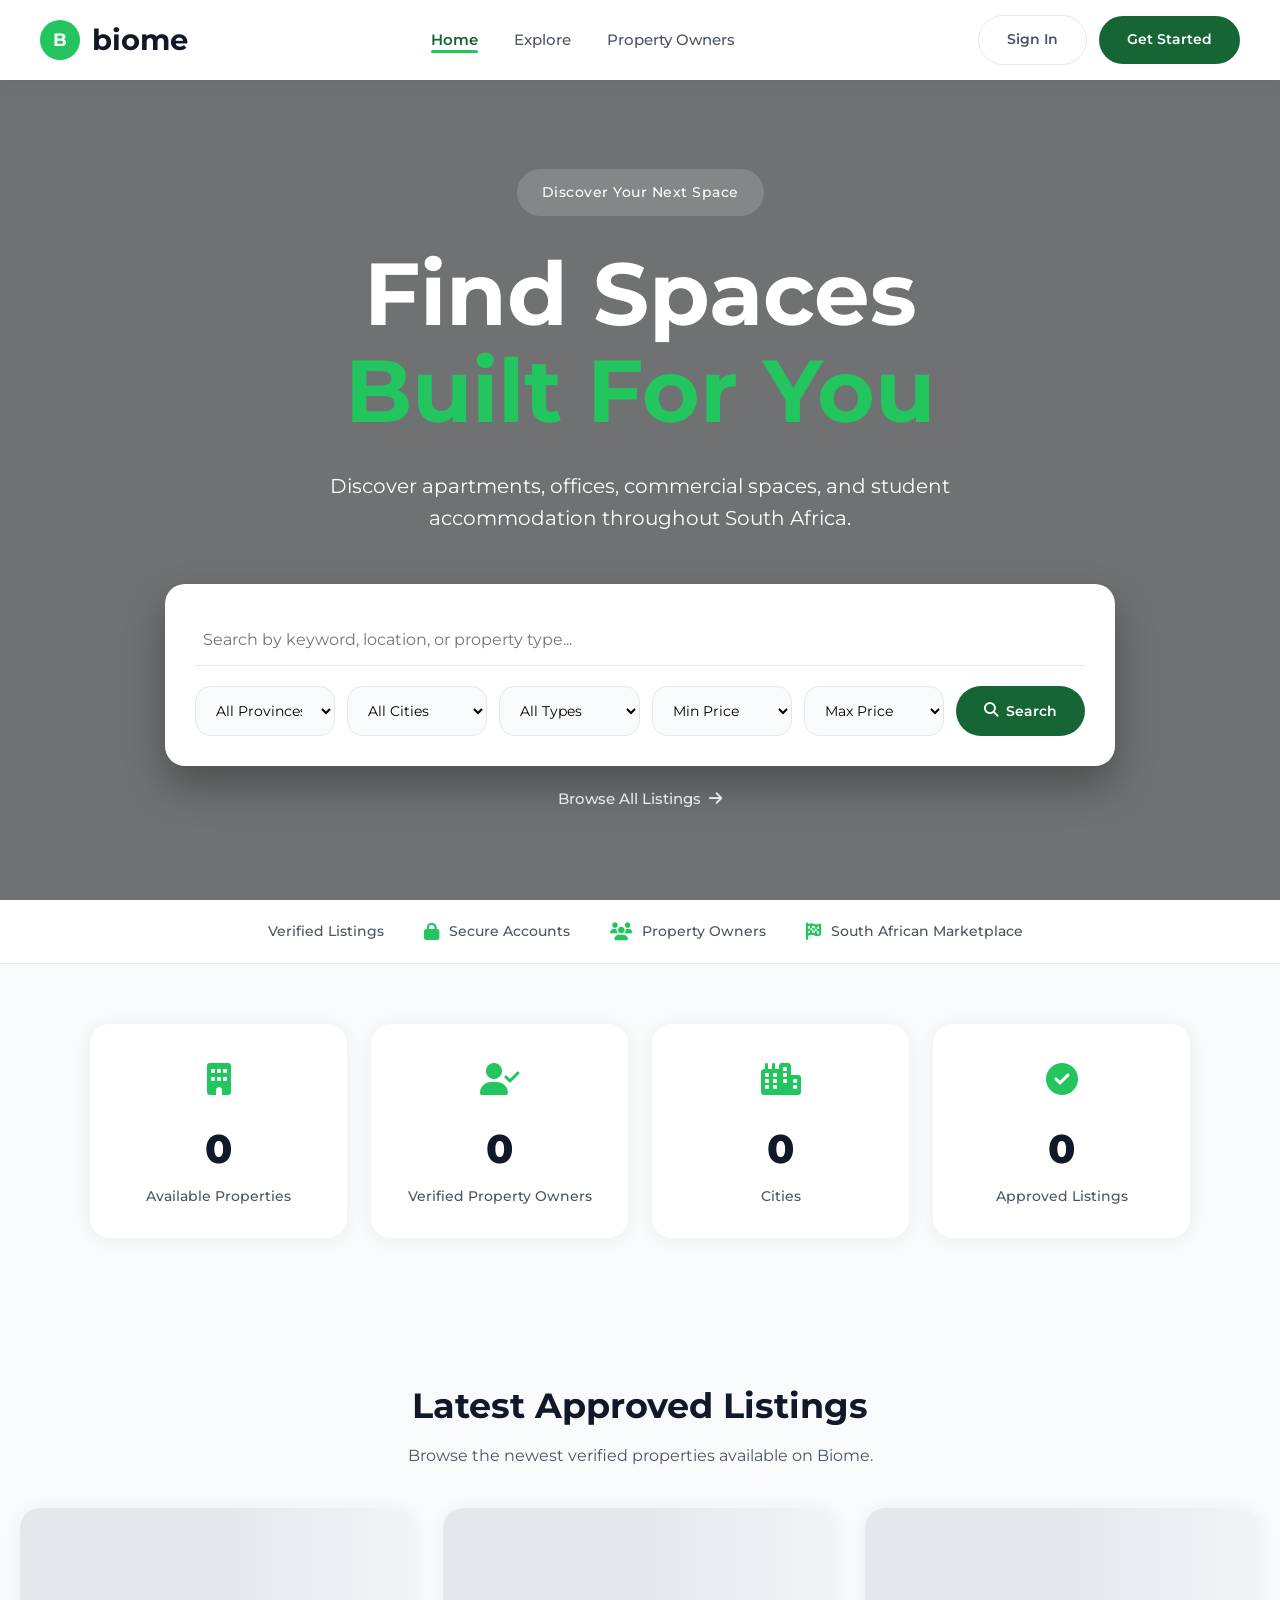
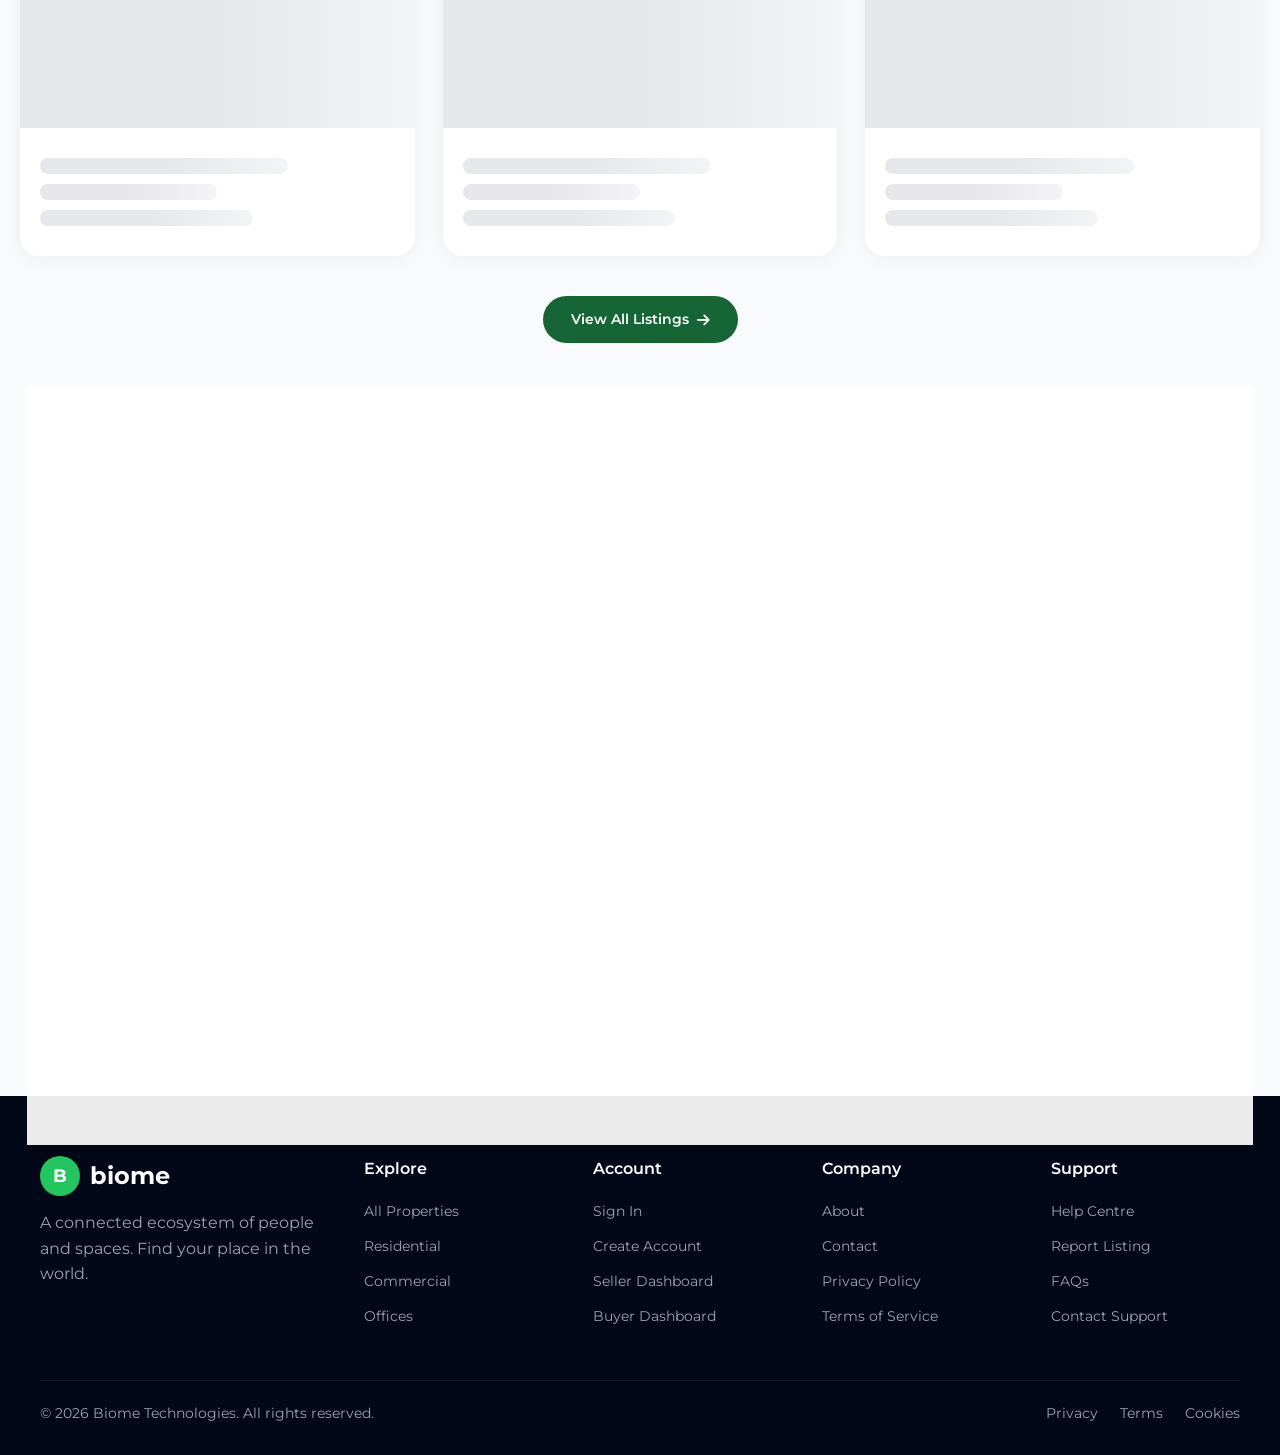
<file: index.html>
<!DOCTYPE html>
<html lang="en">
<head>
    <meta charset="UTF-8">
    <meta name="viewport" content="width=device-width, initial-scale=1.0">
    <title>Biome | Find Your Place in South Africa</title>

    <!-- Styles -->
    <link rel="stylesheet" href="styles.css">

    <!-- Font Awesome -->
    <link rel="stylesheet" href="https://cdnjs.cloudflare.com/ajax/libs/font-awesome/6.7.2/css/all.min.css">
</head>
<body>

    <!-- =====================================================
         NAVBAR
    ====================================================== -->
    <nav class="navbar" id="navbar" aria-label="Main navigation">
        <div class="nav-container">
            <a href="index.html" class="logo" aria-label="Biome Home">
                <div class="logo-circle">B</div>
                <h2>biome</h2>
            </a>

            <ul class="nav-links" id="navLinks" role="list">
                <li><a href="index.html" class="nav-link active" aria-current="page">Home</a></li>
                <li><a href="property-listings.html" class="nav-link">Explore</a></li>
                <li><a href="#owners" class="nav-link">Property Owners</a></li>
                <!-- Removed About and Contact links -->
            </ul>

            <div class="nav-buttons" id="navButtons">
                <!-- Populated by JavaScript based on auth state -->
            </div>

            <button class="hamburger" id="hamburgerBtn" aria-label="Toggle navigation" aria-expanded="false">
                <span></span>
                <span></span>
                <span></span>
            </button>
        </div>
    </nav>

    <!-- =====================================================
         MAIN CONTENT
    ====================================================== -->
    <main>

        <!-- =====================================================
             HERO SEARCH
        ====================================================== -->
        <section class="hero" id="hero" aria-label="Property search">
            <div class="hero-content">
                <span class="badge">Discover Your Next Space</span>
                <h1 id="hero-p1">Find Spaces</h1>
                <h1 id="hero-p2">Built For You</h1>
                <p id="hero-p3">
                    Discover apartments, offices, commercial spaces,
                    and student accommodation throughout South Africa.
                </p>

                <form id="searchForm" class="search-bar" role="search" aria-label="Property search form">
                    <input
                        type="text"
                        id="heroSearch"
                        name="search"
                        placeholder="Search by keyword, location, or property type..."
                        autocomplete="off"
                        aria-label="Search properties"
                    >

                    <div class="filters">
                        <select id="heroProvince" name="province" aria-label="Filter by province">
                            <option value="">All Provinces</option>
                            <option value="Gauteng">Gauteng</option>
                            <option value="Western Cape">Western Cape</option>
                            <option value="KwaZulu-Natal">KwaZulu-Natal</option>
                            <option value="Eastern Cape">Eastern Cape</option>
                            <option value="Free State">Free State</option>
                            <option value="Limpopo">Limpopo</option>
                            <option value="Mpumalanga">Mpumalanga</option>
                            <option value="North West">North West</option>
                            <option value="Northern Cape">Northern Cape</option>
                        </select>

                        <select id="heroCity" name="city" aria-label="Filter by city">
                            <option value="">All Cities</option>
                            <option value="Johannesburg">Johannesburg</option>
                            <option value="Pretoria">Pretoria</option>
                            <option value="Cape Town">Cape Town</option>
                            <option value="Durban">Durban</option>
                            <option value="Sandton">Sandton</option>
                            <option value="Midrand">Midrand</option>
                        </select>

                        <select id="heroPropertyType" name="propertyType" aria-label="Filter by property type">
                            <option value="">All Types</option>
                            <!-- Populated dynamically from property_types -->
                        </select>

                        <select id="heroMinPrice" name="minPrice" aria-label="Minimum price">
                            <option value="">Min Price</option>
                            <option value="0">R0</option>
                            <option value="5000">R5,000</option>
                            <option value="10000">R10,000</option>
                            <option value="25000">R25,000</option>
                            <option value="50000">R50,000</option>
                            <option value="100000">R100,000</option>
                        </select>

                        <select id="heroMaxPrice" name="maxPrice" aria-label="Maximum price">
                            <option value="">Max Price</option>
                            <option value="5000">R5,000</option>
                            <option value="10000">R10,000</option>
                            <option value="25000">R25,000</option>
                            <option value="50000">R50,000</option>
                            <option value="100000">R100,000</option>
                            <option value="999999">R100,000+</option>
                        </select>

                        <button type="submit" class="btn btn-primary">
                            <i class="fa-solid fa-magnifying-glass"></i> Search
                        </button>
                    </div>
                </form>

                <div class="hero-browse">
                    <a href="property-listings.html" class="browse-link">
                        Browse All Listings <i class="fa-solid fa-arrow-right"></i>
                    </a>
                </div>
            </div>
        </section>

        <!-- =====================================================
             TRUST INDICATORS
        ====================================================== -->
        <section class="trust-section" id="trust" aria-label="Trust indicators">
            <div class="trust-container">
                <div class="trust-item">
                    <i class="fa-solid fa-shield-check"></i>
                    <span>Verified Listings</span>
                </div>
                <div class="trust-item">
                    <i class="fa-solid fa-lock"></i>
                    <span>Secure Accounts</span>
                </div>
                <div class="trust-item">
                    <i class="fa-solid fa-users"></i>
                    <span>Property Owners</span>
                </div>
                <div class="trust-item">
                    <i class="fa-solid fa-flag-checkered"></i>
                    <span>South African Marketplace</span>
                </div>
            </div>
        </section>

        <!-- =====================================================
             MARKETPLACE STATISTICS
        ====================================================== -->
        <section class="stats-section" id="stats" aria-label="Marketplace statistics">
            <div class="stats-container">
                <div class="stat-card">
                    <div class="stat-icon"><i class="fa-solid fa-building"></i></div>
                    <div class="stat-value" id="statProperties">0</div>
                    <div class="stat-label">Available Properties</div>
                </div>
                <div class="stat-card">
                    <div class="stat-icon"><i class="fa-solid fa-user-check"></i></div>
                    <div class="stat-value" id="statOwners">0</div>
                    <div class="stat-label">Verified Property Owners</div>
                </div>
                <div class="stat-card">
                    <div class="stat-icon"><i class="fa-solid fa-city"></i></div>
                    <div class="stat-value" id="statCities">0</div>
                    <div class="stat-label">Cities</div>
                </div>
                <div class="stat-card">
                    <div class="stat-icon"><i class="fa-solid fa-circle-check"></i></div>
                    <div class="stat-value" id="statSuccessful">0</div>
                    <div class="stat-label">Approved Listings</div>
                </div>
            </div>
        </section>

        <!-- =====================================================
             FEATURED LISTINGS
        ====================================================== -->
        <section class="featured-section" id="featured" aria-label="Featured listings">
            <div class="section-header">
                <h2>Latest Approved Listings</h2>
                <p>Browse the newest verified properties available on Biome.</p>
            </div>

            <!-- Loading skeleton -->
            <div class="property-grid" id="featuredLoading">
                <div class="property-card skeleton-card">
                    <div class="skeleton skeleton-image"></div>
                    <div class="property-body">
                        <div class="skeleton skeleton-text" style="width:70%;"></div>
                        <div class="skeleton skeleton-text" style="width:50%;"></div>
                        <div class="skeleton skeleton-text" style="width:60%;"></div>
                    </div>
                </div>
                <div class="property-card skeleton-card">
                    <div class="skeleton skeleton-image"></div>
                    <div class="property-body">
                        <div class="skeleton skeleton-text" style="width:70%;"></div>
                        <div class="skeleton skeleton-text" style="width:50%;"></div>
                        <div class="skeleton skeleton-text" style="width:60%;"></div>
                    </div>
                </div>
                <div class="property-card skeleton-card">
                    <div class="skeleton skeleton-image"></div>
                    <div class="property-body">
                        <div class="skeleton skeleton-text" style="width:70%;"></div>
                        <div class="skeleton skeleton-text" style="width:50%;"></div>
                        <div class="skeleton skeleton-text" style="width:60%;"></div>
                    </div>
                </div>
            </div>

            <!-- Actual listings grid (hidden until loaded) -->
            <div class="property-grid" id="featuredGrid" style="display:none;"></div>

            <!-- Empty state (hidden by default) -->
            <div id="featuredEmpty" class="empty-state" style="display:none;">
                <i class="fa-solid fa-house-circle-xmark empty-icon"></i>
                <h3>No Properties Available</h3>
                <p>Check back later for newly approved listings.</p>
            </div>

            <!-- Error state (hidden by default) -->
            <div id="featuredError" class="empty-state" style="display:none;">
                <i class="fa-solid fa-triangle-exclamation empty-icon" style="color:var(--danger);"></i>
                <h3>Unable to Load Listings</h3>
                <p>Please refresh the page or try again later.</p>
            </div>

            <div class="section-cta">
                <a href="property-listings.html" class="btn btn-primary">
                    View All Listings <i class="fa-solid fa-arrow-right"></i>
                </a>
            </div>
        </section>

        <!-- =====================================================
             WHY LIST ON BIOME (Extended width card)
        ====================================================== -->
        <section class="owners-section" id="owners" aria-label="Why list on Biome">
            <div class="owners-container">
                <div class="owners-content">
                    <h2>Why List on Biome?</h2>
                    <p class="owners-intro">
                        List your property on Biome and reach verified renters across South Africa. 
                        Create professional listings, manage enquiries, and advertise your properties 
                        from one platform.
                    </p>
                    <p class="owners-closing">
                        Whether you own one apartment or an entire portfolio, Biome helps you 
                        fill vacancies faster.
                    </p>

                    <ul class="owners-benefits">
                        <li>
                            <i class="fa-solid fa-check-circle"></i>
                            <span>Attract more potential tenants</span>
                        </li>
                        <li>
                            <i class="fa-solid fa-check-circle"></i>
                            <span>Create and manage listings effortlessly</span>
                        </li>
                        <li>
                            <i class="fa-solid fa-check-circle"></i>
                            <span>Communicate directly with interested renters</span>
                        </li>
                        <li>
                            <i class="fa-solid fa-check-circle"></i>
                            <span>Reduce vacancy time</span>
                        </li>
                        <li>
                            <i class="fa-solid fa-check-circle"></i>
                            <span>Grow your property business with confidence</span>
                        </li>
                    </ul>

                    <div class="owners-buttons">
                        <a href="#" id="becomeHostBtn" class="btn btn-primary">
                            Become a Host
                        </a>
                        <a href="#" class="btn btn-outline-light">
                            Learn More
                        </a>
                    </div>
                </div>
            </div>
        </section>

    </main>

    <!-- =====================================================
         FOOTER
    ====================================================== -->
    <footer class="footer" id="footer" aria-label="Site footer">
        <div class="footer-container">
            <div class="footer-brand">
                <div class="footer-logo">
                    <div class="logo-circle">B</div>
                    <h2>biome</h2>
                </div>
                <p>A connected ecosystem of people and spaces. Find your place in the world.</p>
            </div>

            <div class="footer-links">
                <h3>Explore</h3>
                <a href="property-listings.html">All Properties</a>
                <a href="property-listings.html?type=1">Residential</a>
                <a href="property-listings.html?type=2">Commercial</a>
                <a href="property-listings.html?type=3">Offices</a>
            </div>

            <div class="footer-links">
                <h3>Account</h3>
                <a href="sign-in.html">Sign In</a>
                <a href="sign-up.html">Create Account</a>
                <a href="seller-dashboard.html">Seller Dashboard</a>
                <a href="buyer-dashboard.html">Buyer Dashboard</a>
            </div>

            <div class="footer-links">
                <h3>Company</h3>
                <a href="#">About</a>
                <a href="#">Contact</a>
                <a href="#">Privacy Policy</a>
                <a href="#">Terms of Service</a>
            </div>

            <div class="footer-links">
                <h3>Support</h3>
                <a href="#">Help Centre</a>
                <a href="#">Report Listing</a>
                <a href="#">FAQs</a>
                <a href="#">Contact Support</a>
            </div>
        </div>

        <div class="footer-bottom">
            <p>&copy; 2026 Biome Technologies. All rights reserved.</p>
            <div class="footer-bottom-links">
                <a href="#">Privacy</a>
                <a href="#">Terms</a>
                <a href="#">Cookies</a>
            </div>
        </div>
    </footer>

    <!-- Toast Notification Container -->
    <div id="toastContainer" class="toast-container" aria-live="polite"></div>

    <!-- Shared Supabase Client (single instance) -->
    <script src="supabase.js"></script>
    <!-- Landing Page Orchestrator -->
    <script src="app.js"></script>
</body>
</html>
</file>
<file: styles.css>
/* =====================================================
   BIOME LANDING PAGE – Complete Stylesheet
   ===================================================== */

@import url('https://fonts.googleapis.com/css2?family=Montserrat:wght@300;400;500;600;700;800&display=swap');

/* Custom Properties */
:root {
    --primary: #166534;
    --primary-hover: #15803d;
    --primary-light: #22c55e;
    --primary-bg: #dcfce7;
    --surface: #ffffff;
    --surface-secondary: #f8fafc;
    --text: #111827;
    --text-secondary: #4b5563;
    --text-muted: #9ca3af;
    --border: #e5e7eb;
    --danger: #ef4444;
    --shadow-sm: 0 2px 20px rgba(0,0,0,0.05);
    --shadow-md: 0 10px 30px rgba(0,0,0,0.08);
    --shadow-lg: 0 20px 50px rgba(0,0,0,0.12);
    --radius-sm: 15px;
    --radius-md: 20px;
    --radius-lg: 30px;
    --radius-full: 40px;
    --transition: 0.3s ease;
}

* {
    margin: 0;
    padding: 0;
    box-sizing: border-box;
    font-family: 'Montserrat', sans-serif;
}

html {
    scroll-behavior: smooth;
}

body {
    background: var(--surface-secondary);
    color: var(--text);
    line-height: 1.6;
}

/* =====================================================
   NAVBAR
   ===================================================== */

.navbar {
    height: 80px;
    background: var(--surface);
    position: sticky;
    top: 0;
    z-index: 1000;
    box-shadow: var(--shadow-sm);
}

.nav-container {
    max-width: 1300px;
    margin: 0 auto;
    padding: 0 40px;
    height: 100%;
    display: flex;
    justify-content: space-between;
    align-items: center;
}

.logo {
    display: flex;
    align-items: center;
    gap: 12px;
    text-decoration: none;
    color: var(--text);
}

.logo-circle {
    width: 40px;
    height: 40px;
    border-radius: 50%;
    background: var(--primary-light);
    color: var(--surface);
    display: flex;
    justify-content: center;
    align-items: center;
    font-weight: 700;
    font-size: 1.1rem;
}

.logo h2 {
    font-size: 1.8rem;
    font-weight: 700;
}

.nav-links {
    display: flex;
    gap: 36px;
    list-style: none;
}

.nav-link {
    text-decoration: none;
    color: var(--text-secondary);
    font-weight: 500;
    font-size: 0.95rem;
    transition: color var(--transition);
    position: relative;
}

.nav-link:hover {
    color: var(--primary);
}

.nav-link.active {
    color: var(--primary);
    font-weight: 600;
}

.nav-link.active::after {
    content: '';
    position: absolute;
    bottom: -4px;
    left: 0;
    right: 0;
    height: 3px;
    background: var(--primary-light);
    border-radius: 3px;
}

.nav-buttons {
    display: flex;
    gap: 12px;
    align-items: center;
}

.btn {
    padding: 12px 28px;
    border-radius: var(--radius-full);
    font-weight: 600;
    font-size: 0.9rem;
    border: none;
    cursor: pointer;
    font-family: inherit;
    display: inline-flex;
    align-items: center;
    gap: 8px;
    transition: all var(--transition);
    text-decoration: none;
}

.btn-primary {
    background: var(--primary);
    color: var(--surface);
}

.btn-primary:hover {
    background: var(--primary-hover);
    transform: translateY(-1px);
    box-shadow: var(--shadow-md);
}

.btn-outline {
    background: transparent;
    color: var(--text-secondary);
    border: 1px solid var(--border);
}

.btn-outline:hover {
    background: var(--surface-secondary);
    color: var(--primary);
}

.btn-light {
    background: var(--surface);
    color: var(--primary);
}

.btn-light:hover {
    transform: translateY(-2px);
    box-shadow: var(--shadow-lg);
}

.btn-outline-light {
    background: transparent;
    color: var(--surface);
    border: 1px solid rgba(255,255,255,0.3);
    padding: 12px 28px;
    border-radius: var(--radius-full);
    font-weight: 600;
    font-size: 0.9rem;
    cursor: pointer;
    font-family: inherit;
    display: inline-flex;
    align-items: center;
    gap: 8px;
    transition: all var(--transition);
    text-decoration: none;
}

.btn-outline-light:hover {
    background: rgba(255,255,255,0.1);
}

.hamburger {
    display: none;
    flex-direction: column;
    gap: 5px;
    background: none;
    border: none;
    cursor: pointer;
    padding: 4px;
}

.hamburger span {
    display: block;
    width: 26px;
    height: 3px;
    background: var(--text);
    border-radius: 3px;
    transition: all var(--transition);
}

.hamburger.active span:nth-child(1) {
    transform: rotate(45deg) translate(5px, 6px);
}

.hamburger.active span:nth-child(2) {
    opacity: 0;
}

.hamburger.active span:nth-child(3) {
    transform: rotate(-45deg) translate(5px, -6px);
}

/* =====================================================
   HERO
   ===================================================== */

.hero {
    min-height: calc(100vh - 80px);
    background: linear-gradient(rgba(0,0,0,0.55), rgba(0,0,0,0.55)),
                url("https://raw.githubusercontent.com/No1Deku/Biome-Web_Startup/e4f29ee2543284f9242fd902013f2e49921bdc20/cover.jpg");
    background-size: cover;
    background-position: center;
    background-repeat: no-repeat;
    display: flex;
    justify-content: center;
    align-items: center;
    text-align: center;
    padding: 80px 20px;
}

.hero-content {
    max-width: 950px;
    width: 100%;
}

.badge {
    display: inline-block;
    background: rgba(255,255,255,0.15);
    color: var(--surface);
    padding: 12px 25px;
    border-radius: var(--radius-full);
    margin-bottom: 30px;
    font-size: 0.9rem;
    font-weight: 500;
    letter-spacing: 0.5px;
}

#hero-p1,
#hero-p2 {
    font-size: clamp(3rem, 8vw, 5.5rem);
    line-height: 1.1;
    font-weight: 700;
}

#hero-p1 { color: var(--surface); }
#hero-p2 { color: var(--primary-light); }

#hero-p3 {
    color: var(--surface);
    margin-top: 30px;
    font-size: 1.25rem;
    max-width: 700px;
    margin-left: auto;
    margin-right: auto;
}

.search-bar {
    background: var(--surface);
    padding: 30px;
    margin-top: 50px;
    border-radius: var(--radius-md);
    box-shadow: 0 20px 40px rgba(0,0,0,0.3);
}

.search-bar input {
    width: 100%;
    border: none;
    border-bottom: 1px solid var(--border);
    padding: 16px 8px;
    outline: none;
    font-size: 1rem;
    font-family: inherit;
}

.filters {
    display: flex;
    gap: 12px;
    margin-top: 20px;
    flex-wrap: wrap;
}

.filters select {
    flex: 1;
    min-width: 140px;
    padding: 14px 16px;
    border-radius: var(--radius-sm);
    border: 1px solid var(--border);
    font-family: inherit;
    font-size: 0.9rem;
    cursor: pointer;
    background: var(--surface-secondary);
    outline: none;
}

.filters select:focus {
    border-color: var(--primary-light);
}

.hero-browse {
    margin-top: 20px;
}

.browse-link {
    color: rgba(255,255,255,0.85);
    text-decoration: none;
    font-size: 0.95rem;
    font-weight: 500;
    display: inline-flex;
    align-items: center;
    gap: 8px;
    transition: color var(--transition);
}

.browse-link:hover {
    color: var(--primary-light);
}

/* =====================================================
   TRUST INDICATORS
   ===================================================== */

.trust-section {
    background: var(--surface);
    border-bottom: 1px solid var(--border);
}

.trust-container {
    max-width: 1100px;
    margin: 0 auto;
    padding: 20px 24px;
    display: flex;
    justify-content: center;
    gap: 40px;
    flex-wrap: wrap;
}

.trust-item {
    display: flex;
    align-items: center;
    gap: 10px;
    color: var(--text-secondary);
    font-size: 0.9rem;
    font-weight: 500;
}

.trust-item i {
    color: var(--primary-light);
    font-size: 1.1rem;
}

/* =====================================================
   SECTION HEADERS
   ===================================================== */

.section-header {
    text-align: center;
    margin-bottom: 40px;
}

.section-header h2 {
    font-size: 2.2rem;
    font-weight: 700;
    margin-bottom: 8px;
}

.section-header p {
    color: var(--text-secondary);
    max-width: 500px;
    margin: 0 auto;
}

.section-cta {
    text-align: center;
    margin-top: 40px;
}

/* =====================================================
   STATISTICS
   ===================================================== */

.stats-section {
    padding: 60px 20px;
}

.stats-container {
    max-width: 1100px;
    margin: 0 auto;
    display: grid;
    grid-template-columns: repeat(4, 1fr);
    gap: 24px;
}

.stat-card {
    background: var(--surface);
    padding: 30px 24px;
    border-radius: var(--radius-md);
    text-align: center;
    box-shadow: var(--shadow-sm);
    transition: transform var(--transition);
}

.stat-card:hover {
    transform: translateY(-4px);
}

.stat-icon {
    font-size: 2rem;
    color: var(--primary-light);
    margin-bottom: 12px;
}

.stat-value {
    font-size: 2.5rem;
    font-weight: 800;
    color: var(--text);
    margin-bottom: 4px;
}

.stat-label {
    color: var(--text-secondary);
    font-size: 0.9rem;
    font-weight: 500;
}

/* =====================================================
   FEATURED LISTINGS
   ===================================================== */

.featured-section {
    max-width: 1300px;
    margin: 40px auto;
    padding: 40px 20px;
}

.property-grid {
    display: grid;
    grid-template-columns: repeat(auto-fit, minmax(320px, 1fr));
    gap: 28px;
}

.property-card {
    background: var(--surface);
    border-radius: var(--radius-md);
    overflow: hidden;
    box-shadow: var(--shadow-sm);
    transition: transform var(--transition), box-shadow var(--transition);
    cursor: pointer;
}

.property-card:hover {
    transform: translateY(-4px);
    box-shadow: var(--shadow-lg);
}

.property-card:focus-visible {
    outline: 3px solid var(--primary-light);
    outline-offset: 2px;
}

.property-image {
    height: 220px;
    position: relative;
    overflow: hidden;
}

.property-image img {
    width: 100%;
    height: 100%;
    object-fit: cover;
    transition: transform var(--transition);
}

.property-card:hover .property-image img {
    transform: scale(1.04);
}

.property-type-badge {
    position: absolute;
    top: 14px;
    left: 14px;
    background: var(--surface);
    color: var(--primary);
    padding: 5px 12px;
    border-radius: var(--radius-full);
    font-size: 0.78rem;
    font-weight: 600;
}

.property-body {
    padding: 20px;
}

.property-body h3 {
    font-size: 1.05rem;
    font-weight: 600;
    margin-bottom: 6px;
}

.location {
    color: var(--text-secondary);
    font-size: 0.85rem;
    display: flex;
    align-items: center;
    gap: 4px;
}

.price-row {
    margin-top: 14px;
}

.price-row h4 {
    font-size: 1.5rem;
    font-weight: 700;
    color: var(--primary);
}

.price-row h4 span {
    font-size: 0.8rem;
    color: var(--text-muted);
    font-weight: 400;
}

.property-tags {
    display: flex;
    gap: 8px;
    margin-top: 12px;
    flex-wrap: wrap;
    align-items: center;
}

.property-tags span {
    background: var(--surface-secondary);
    padding: 5px 10px;
    border-radius: var(--radius-full);
    font-size: 0.78rem;
    color: var(--text-secondary);
    display: flex;
    align-items: center;
    gap: 4px;
}

.view-property-link {
    color: var(--primary);
    font-weight: 600;
    margin-left: auto;
}

/* =====================================================
   SKELETON LOADING
   ===================================================== */

.skeleton-card {
    pointer-events: none;
}

.skeleton-image {
    height: 220px;
    width: 100%;
    background: linear-gradient(90deg, #e5e7eb 25%, #f3f4f6 50%, #e5e7eb 75%);
    background-size: 200% 100%;
    animation: shimmer 1.5s infinite;
}

.skeleton-text {
    height: 16px;
    background: linear-gradient(90deg, #e5e7eb 25%, #f3f4f6 50%, #e5e7eb 75%);
    background-size: 200% 100%;
    animation: shimmer 1.5s infinite;
    border-radius: 8px;
    margin: 10px 0;
}

@keyframes shimmer {
    0% { background-position: 200% 0; }
    100% { background-position: -200% 0; }
}

/* =====================================================
   EMPTY STATE
   ===================================================== */

.empty-state {
    text-align: center;
    padding: 60px 20px;
    background: var(--surface);
    border-radius: var(--radius-md);
    grid-column: 1 / -1;
}

.empty-icon {
    font-size: 3rem;
    margin-bottom: 14px;
    opacity: 0.5;
    display: block;
}

.empty-state h3 {
    color: var(--text);
    font-size: 1.2rem;
    margin-bottom: 6px;
}

.empty-state p {
    color: var(--text-secondary);
}

/* =====================================================
   WHY LIST ON BIOME (Extended Width Card)
   ===================================================== */

.owners-section {
    max-width: 1100px;  /* Extended from 820px */
    width: 100%;
    margin: 40px auto;
    background: var(--surface);
    border-radius: var(--radius-lg);
    box-shadow: 0 25px 50px -12px rgba(0, 20, 30, 0.25);
    padding: 3rem 3.5rem;  /* Increased padding for wider layout */
    transition: all 0.2s ease;
    border: 1px solid rgba(255, 255, 255, 0.3);
    backdrop-filter: blur(2px);
    background: rgba(255, 255, 255, 0.92);
}

.owners-section:hover {
    box-shadow: 0 30px 60px -15px rgba(0, 30, 40, 0.3);
}

.owners-container {
    display: flex;
    flex-direction: column;
}

.owners-content {
    display: flex;
    flex-direction: column;
    gap: 1.4rem;
}

.owners-content h2 {
    font-size: 2.6rem;  /* Slightly larger for extended card */
    font-weight: 700;
    letter-spacing: -0.02em;
    color: #0b2b3b;
    margin-bottom: 0.25rem;
    background: linear-gradient(135deg, #0b2b3b 0%, #1d5a7a 80%);
    -webkit-background-clip: text;
    -webkit-text-fill-color: transparent;
    background-clip: text;
}

.owners-intro {
    font-size: 1.15rem;
    line-height: 1.6;
    color: var(--text-secondary);
    max-width: 85%;
    font-weight: 450;
}

.owners-closing {
    font-size: 1.1rem;
    line-height: 1.5;
    color: var(--text-secondary);
    background: #eef6fa;
    padding: 0.8rem 1.8rem;
    border-radius: var(--radius-full);
    display: inline-block;
    margin: 0.2rem 0 0.2rem 0;
    font-weight: 500;
    align-self: flex-start;
    border-left: 4px solid #2a7f9c;
}

.owners-benefits {
    list-style: none;
    display: grid;
    grid-template-columns: 1fr 1fr;
    gap: 0.7rem 2.5rem;
    margin: 0.5rem 0 0.2rem 0;
    padding: 0;
}

.owners-benefits li {
    display: flex;
    align-items: center;
    gap: 0.8rem;
    font-size: 1rem;
    font-weight: 500;
    color: var(--text);
    padding: 0.4rem 0;
    border-bottom: 1px solid rgba(42, 127, 156, 0.08);
}

.owners-benefits li i {
    color: var(--primary);
    font-size: 1.4rem;
    width: 1.8rem;
    text-align: center;
    flex-shrink: 0;
    background: var(--primary-bg);
    padding: 0.25rem;
    border-radius: 50%;
    aspect-ratio: 1/1;
    display: inline-flex;
    align-items: center;
    justify-content: center;
}

.owners-benefits li span {
    line-height: 1.3;
}

.owners-buttons {
    display: flex;
    flex-wrap: wrap;
    align-items: center;
    gap: 1.2rem 2rem;
    margin-top: 1rem;
    padding-top: 1rem;
    border-top: 1px solid rgba(0, 0, 0, 0.05);
}

.owners-buttons .btn {
    padding: 0.9rem 2.5rem;
    font-size: 1rem;
    border-radius: var(--radius-full);
}

.owners-buttons .btn-primary {
    background: #0f3b4f;
    color: var(--surface);
    border-color: #0f3b4f;
    box-shadow: 0 6px 14px rgba(15, 59, 79, 0.25);
}

.owners-buttons .btn-primary:hover {
    background: #1c5771;
    border-color: #1c5771;
    transform: translateY(-3px);
    box-shadow: 0 12px 20px -8px rgba(15, 59, 79, 0.35);
}

.owners-buttons .btn-outline-light {
    background: transparent;
    color: #0f3b4f;
    border: 2px solid #b6d2df;
}

.owners-buttons .btn-outline-light:hover {
    background: #e4f0f7;
    border-color: #2a7f9c;
    transform: translateY(-2px);
}

/* =====================================================
   FOOTER
   ===================================================== */

.footer {
    background: #020817;
    color: var(--surface);
    padding: 60px 40px 30px;
}

.footer-container {
    max-width: 1200px;
    margin: 0 auto;
    display: grid;
    grid-template-columns: 1.5fr 1fr 1fr 1fr 1fr;
    gap: 40px;
}

.footer-logo {
    display: flex;
    align-items: center;
    gap: 10px;
    margin-bottom: 14px;
}

.footer-brand p {
    color: var(--text-muted);
    line-height: 1.6;
}

.footer-links {
    display: flex;
    flex-direction: column;
}

.footer-links h3 {
    margin-bottom: 18px;
    font-size: 1rem;
    font-weight: 600;
}

.footer-links a {
    text-decoration: none;
    color: var(--text-muted);
    margin-bottom: 12px;
    font-size: 0.9rem;
    transition: color var(--transition);
}

.footer-links a:hover {
    color: var(--primary-light);
}

.footer-bottom {
    max-width: 1200px;
    margin: 40px auto 0;
    border-top: 1px solid rgba(255,255,255,0.08);
    padding-top: 22px;
    display: flex;
    justify-content: space-between;
    align-items: center;
}

.footer-bottom p {
    color: var(--text-muted);
    font-size: 0.85rem;
}

.footer-bottom-links {
    display: flex;
    gap: 22px;
}

.footer-bottom-links a {
    color: var(--text-muted);
    text-decoration: none;
    font-size: 0.85rem;
}

.footer-bottom-links a:hover {
    color: var(--primary-light);
}

/* =====================================================
   TOAST CONTAINER
   ===================================================== */

.toast-container {
    position: fixed;
    bottom: 24px;
    right: 24px;
    z-index: 9999;
    display: flex;
    flex-direction: column;
    gap: 10px;
    max-width: 380px;
    width: 100%;
    pointer-events: none;
}

.toast {
    padding: 14px 20px;
    border-radius: var(--radius-md);
    color: var(--surface);
    font-weight: 500;
    font-size: 0.9rem;
    box-shadow: 0 10px 40px rgba(0,0,0,0.15);
    animation: slideInToast 0.3s ease;
    pointer-events: auto;
}

.toast.success { background: #10b981; }
.toast.error { background: #ef4444; }
.toast.warning { background: #f59e0b; color: var(--text); }
.toast.info { background: #0f172a; }

@keyframes slideInToast {
    from { opacity: 0; transform: translateX(30px); }
    to { opacity: 1; transform: translateX(0); }
}

/* =====================================================
   RESPONSIVE
   ===================================================== */

@media (max-width: 1024px) {
    .footer-container {
        grid-template-columns: 1fr 1fr 1fr;
    }
}

@media (max-width: 768px) {
    .nav-links {
        display: none;
        position: absolute;
        top: 80px;
        left: 0;
        right: 0;
        background: var(--surface);
        flex-direction: column;
        padding: 20px;
        gap: 16px;
        box-shadow: var(--shadow-md);
    }

    .nav-links.active {
        display: flex;
    }

    .hamburger {
        display: flex;
    }

    .hero {
        padding: 60px 16px;
    }

    .stats-container {
        grid-template-columns: repeat(2, 1fr);
    }

    .trust-container {
        gap: 20px;
    }

    .trust-item {
        font-size: 0.8rem;
    }

    /* Owners Section - Mobile */
    .owners-section {
        padding: 2rem 1.8rem;
        border-radius: 2rem;
        margin: 30px auto;
        max-width: 95%;
    }

    .owners-content h2 {
        font-size: 2.2rem;
    }

    .owners-intro {
        max-width: 100%;
        font-size: 1rem;
    }

    .owners-benefits {
        grid-template-columns: 1fr;
        gap: 0.4rem;
    }

    .owners-benefits li {
        font-size: 0.95rem;
    }

    .owners-closing {
        font-size: 0.95rem;
        padding: 0.6rem 1.4rem;
        align-self: stretch;
        text-align: center;
    }

    .owners-buttons {
        flex-direction: column;
        align-items: stretch;
    }

    .owners-buttons .btn {
        text-align: center;
        padding: 0.8rem 1.8rem;
    }

    .property-grid {
        grid-template-columns: 1fr;
    }

    .footer-container {
        grid-template-columns: 1fr 1fr;
        gap: 30px;
    }

    .footer-bottom {
        flex-direction: column;
        gap: 14px;
        text-align: center;
    }

    .filters {
        flex-direction: column;
    }

    .hero-browse {
        text-align: center;
    }
}

@media (max-width: 480px) {
    .stats-container {
        grid-template-columns: 1fr;
    }

    .owners-section {
        padding: 1.5rem 1.2rem;
        border-radius: 1.8rem;
        max-width: 98%;
    }

    .owners-content h2 {
        font-size: 1.8rem;
    }

    .owners-intro {
        font-size: 0.95rem;
    }

    .owners-benefits li {
        font-size: 0.9rem;
    }

    .owners-closing {
        font-size: 0.9rem;
        padding: 0.5rem 1rem;
    }

    .owners-buttons .btn {
        font-size: 0.9rem;
        padding: 0.7rem 1.5rem;
    }

    .footer-container {
        grid-template-columns: 1fr;
    }
}


/* =====================================================
   PROPERTY DETAILS
   ===================================================== */

.property-details-container {
    max-width: 1200px;
    margin: 0 auto;
    padding: 20px 24px 60px;
}

/* Breadcrumb */
.breadcrumb {
    padding: 16px 0 24px;
    font-size: 0.9rem;
}

.breadcrumb ol {
    list-style: none;
    display: flex;
    flex-wrap: wrap;
    gap: 8px 12px;
    padding: 0;
}

.breadcrumb li {
    display: flex;
    align-items: center;
    gap: 8px;
}

.breadcrumb li:not(:last-child)::after {
    content: '/';
    color: var(--text-muted);
}

.breadcrumb a {
    color: var(--text-secondary);
    text-decoration: none;
    transition: color var(--transition);
}

.breadcrumb a:hover {
    color: var(--primary);
}

.breadcrumb span {
    color: var(--text);
    font-weight: 500;
}

/* Loading State */
.details-loading {
    text-align: center;
    padding: 80px 20px;
}

.spinner {
    width: 48px;
    height: 48px;
    border: 4px solid var(--border);
    border-top-color: var(--primary);
    border-radius: 50%;
    animation: spin 0.8s linear infinite;
    margin: 0 auto 20px;
}

@keyframes spin {
    to { transform: rotate(360deg); }
}

/* Error State */
.details-error {
    text-align: center;
    padding: 80px 20px;
}

.details-error i {
    font-size: 4rem;
    color: var(--danger);
    margin-bottom: 20px;
}

.details-error h2 {
    font-size: 1.8rem;
    margin-bottom: 12px;
}

.details-error p {
    color: var(--text-secondary);
    margin-bottom: 24px;
}

.details-error .btn {
    margin: 0 8px;
}

/* Back Button */
.details-back {
    margin-bottom: 24px;
}

.details-back .btn {
    padding: 10px 20px;
    font-size: 0.9rem;
}

/* Gallery */
.details-gallery {
    margin-bottom: 32px;
}

.gallery-container {
    background: var(--surface);
    border-radius: var(--radius-md);
    overflow: hidden;
    box-shadow: var(--shadow-sm);
}

.gallery-main {
    position: relative;
    width: 100%;
    aspect-ratio: 16/9;
    background: var(--surface-secondary);
    overflow: hidden;
}

.gallery-main img {
    width: 100%;
    height: 100%;
    object-fit: cover;
}

.gallery-play-overlay {
    position: absolute;
    top: 50%;
    left: 50%;
    transform: translate(-50%, -50%);
    width: 72px;
    height: 72px;
    background: rgba(0, 0, 0, 0.7);
    border-radius: 50%;
    display: flex;
    align-items: center;
    justify-content: center;
    cursor: pointer;
    transition: all var(--transition);
}

.gallery-play-overlay i {
    color: white;
    font-size: 2rem;
    margin-left: 4px;
}

.gallery-play-overlay:hover {
    background: rgba(0, 0, 0, 0.9);
    transform: translate(-50%, -50%) scale(1.05);
}

.gallery-video-container {
    width: 100%;
    height: 100%;
}

.gallery-video-container video {
    width: 100%;
    height: 100%;
    object-fit: cover;
}

.gallery-thumbnails {
    display: flex;
    gap: 8px;
    padding: 12px 16px;
    overflow-x: auto;
    background: var(--surface-secondary);
}

.gallery-thumbnail {
    flex-shrink: 0;
    width: 80px;
    height: 60px;
    border: 2px solid transparent;
    border-radius: var(--radius-sm);
    overflow: hidden;
    cursor: pointer;
    position: relative;
    transition: all var(--transition);
    background: none;
    padding: 0;
}

.gallery-thumbnail:hover {
    border-color: var(--primary-light);
}

.gallery-thumbnail.active {
    border-color: var(--primary);
}

.gallery-thumbnail img {
    width: 100%;
    height: 100%;
    object-fit: cover;
}

.thumbnail-play-icon {
    position: absolute;
    top: 50%;
    left: 50%;
    transform: translate(-50%, -50%);
    color: white;
    font-size: 1.2rem;
    text-shadow: 0 0 10px rgba(0, 0, 0, 0.5);
}

/* Property Header */
.details-header {
    margin-bottom: 32px;
}

.property-header h1 {
    font-size: 2.4rem;
    font-weight: 700;
    margin-bottom: 12px;
}

.property-price-row {
    display: flex;
    flex-wrap: wrap;
    align-items: center;
    gap: 12px 20px;
    margin-bottom: 12px;
}

.property-price {
    font-size: 2rem;
    font-weight: 700;
    color: var(--primary);
}

.property-type-badge-large {
    background: var(--primary-bg);
    color: var(--primary);
    padding: 4px 14px;
    border-radius: var(--radius-full);
    font-size: 0.85rem;
    font-weight: 600;
}

.property-availability {
    padding: 4px 14px;
    border-radius: var(--radius-full);
    font-size: 0.85rem;
    font-weight: 600;
}

.status-available {
    background: #dcfce7;
    color: #166534;
}

.status-unavailable {
    background: #fee2e2;
    color: #991b1b;
}

.property-location-row {
    display: flex;
    align-items: center;
    gap: 8px;
    color: var(--text-secondary);
    font-size: 1rem;
    margin-bottom: 8px;
}

.property-meta-row {
    display: flex;
    flex-wrap: wrap;
    gap: 16px 24px;
    color: var(--text-muted);
    font-size: 0.85rem;
}

.property-meta-row span {
    display: flex;
    align-items: center;
    gap: 6px;
}

/* Quick Facts */
.details-quick-facts {
    margin-bottom: 32px;
}

.details-quick-facts h2 {
    font-size: 1.4rem;
    font-weight: 600;
    margin-bottom: 16px;
}

.quick-facts-grid {
    display: grid;
    grid-template-columns: repeat(auto-fit, minmax(140px, 1fr));
    gap: 16px;
}

.quick-fact-card {
    background: var(--surface);
    padding: 20px 16px;
    border-radius: var(--radius-sm);
    text-align: center;
    box-shadow: var(--shadow-sm);
    transition: transform var(--transition);
}

.quick-fact-card:hover {
    transform: translateY(-2px);
}

.quick-fact-card i {
    font-size: 1.8rem;
    color: var(--primary-light);
    margin-bottom: 8px;
    display: block;
}

.fact-label {
    display: block;
    font-size: 0.8rem;
    color: var(--text-muted);
    font-weight: 500;
    text-transform: uppercase;
    letter-spacing: 0.5px;
}

.fact-value {
    display: block;
    font-size: 1.2rem;
    font-weight: 600;
    color: var(--text);
    margin-top: 4px;
}

/* Description */
.details-description {
    margin-bottom: 32px;
}

.details-description h2 {
    font-size: 1.4rem;
    font-weight: 600;
    margin-bottom: 16px;
}

.property-description {
    background: var(--surface);
    padding: 24px 28px;
    border-radius: var(--radius-sm);
    box-shadow: var(--shadow-sm);
    line-height: 1.8;
    color: var(--text-secondary);
}

.property-description p {
    margin-bottom: 12px;
}

.property-description p:last-child {
    margin-bottom: 0;
}

/* Amenities */
.details-amenities {
    margin-bottom: 32px;
}

.details-amenities h2 {
    font-size: 1.4rem;
    font-weight: 600;
    margin-bottom: 16px;
}

.amenities-grid {
    display: flex;
    flex-wrap: wrap;
    gap: 10px;
}

.amenity-badge {
    background: var(--surface-secondary);
    padding: 8px 16px;
    border-radius: var(--radius-full);
    font-size: 0.9rem;
    color: var(--text-secondary);
    display: flex;
    align-items: center;
    gap: 8px;
    border: 1px solid var(--border);
}

.amenity-badge i {
    color: var(--primary);
}

/* Seller Information */
.details-seller {
    margin-bottom: 32px;
}

.details-seller h2 {
    font-size: 1.4rem;
    font-weight: 600;
    margin-bottom: 16px;
}

.seller-card {
    background: var(--surface);
    padding: 24px 28px;
    border-radius: var(--radius-sm);
    box-shadow: var(--shadow-sm);
    display: flex;
    align-items: flex-start;
    gap: 24px;
}

.seller-avatar {
    position: relative;
    flex-shrink: 0;
}

.seller-avatar img {
    width: 80px;
    height: 80px;
    border-radius: 50%;
    object-fit: cover;
    border: 3px solid var(--primary-bg);
}

.verified-badge {
    position: absolute;
    bottom: 0;
    right: 0;
    background: var(--primary);
    color: white;
    border-radius: 50%;
    width: 24px;
    height: 24px;
    display: flex;
    align-items: center;
    justify-content: center;
    font-size: 0.7rem;
    border: 2px solid white;
}

.seller-info h3 {
    font-size: 1.2rem;
    font-weight: 600;
    margin-bottom: 4px;
}

.seller-agency {
    color: var(--text-secondary);
    font-weight: 500;
    margin-bottom: 8px;
}

.seller-contact {
    display: flex;
    align-items: center;
    gap: 8px;
    color: var(--text-secondary);
    font-size: 0.9rem;
    margin-bottom: 4px;
}

.seller-contact i {
    width: 16px;
    color: var(--text-muted);
}

.seller-verified {
    color: var(--primary);
    font-weight: 500;
    font-size: 0.85rem;
    margin-top: 4px;
}

.seller-verified i {
    color: var(--primary-light);
}

/* Location */
.details-location {
    margin-bottom: 32px;
}

.details-location h2 {
    font-size: 1.4rem;
    font-weight: 600;
    margin-bottom: 16px;
}

.location-details {
    background: var(--surface);
    padding: 20px 24px;
    border-radius: var(--radius-sm);
    box-shadow: var(--shadow-sm);
}

.location-details p {
    display: flex;
    align-items: center;
    gap: 12px;
    padding: 8px 0;
    color: var(--text-secondary);
    border-bottom: 1px solid var(--border);
}

.location-details p:last-child {
    border-bottom: none;
}

.location-details i {
    width: 20px;
    color: var(--text-muted);
}

/* Similar Listings */
.details-similar {
    margin-top: 40px;
    padding-top: 32px;
    border-top: 1px solid var(--border);
}

.details-similar h2 {
    font-size: 1.4rem;
    font-weight: 600;
    margin-bottom: 20px;
}

.similar-grid {
    display: grid;
    grid-template-columns: repeat(auto-fit, minmax(260px, 1fr));
    gap: 24px;
}

.similar-card {
    cursor: pointer;
    transition: transform var(--transition), box-shadow var(--transition);
}

.similar-card:hover {
    transform: translateY(-4px);
    box-shadow: var(--shadow-lg);
}

.similar-card .property-image {
    height: 180px;
}

.similar-card .property-body h3 {
    font-size: 0.95rem;
    margin-bottom: 4px;
    display: -webkit-box;
    -webkit-line-clamp: 2;
    -webkit-box-orient: vertical;
    overflow: hidden;
}

.similar-card .price-row {
    display: flex;
    justify-content: space-between;
    align-items: center;
}

.similar-card .price-row h4 {
    font-size: 1.2rem;
}

.similar-card .view-property-link {
    font-size: 0.85rem;
    opacity: 0.7;
    transition: opacity var(--transition);
}

.similar-card:hover .view-property-link {
    opacity: 1;
}

/* Responsive */
@media (max-width: 768px) {
    .property-details-container {
        padding: 12px 16px 40px;
    }

    .property-header h1 {
        font-size: 1.8rem;
    }

    .property-price {
        font-size: 1.6rem;
    }

    .property-price-row {
        gap: 10px;
    }

    .quick-facts-grid {
        grid-template-columns: repeat(2, 1fr);
    }

    .seller-card {
        flex-direction: column;
        align-items: center;
        text-align: center;
    }

    .seller-contact {
        justify-content: center;
    }

    .similar-grid {
        grid-template-columns: 1fr 1fr;
    }

    .gallery-thumbnail {
        width: 60px;
        height: 45px;
    }
}

@media (max-width: 480px) {
    .property-price-row {
        flex-direction: column;
        align-items: flex-start;
        gap: 6px;
    }

    .quick-facts-grid {
        grid-template-columns: 1fr 1fr;
        gap: 10px;
    }

    .quick-fact-card {
        padding: 14px 10px;
    }

    .similar-grid {
        grid-template-columns: 1fr;
    }

    .property-description {
        padding: 16px 18px;
    }

    .seller-card {
        padding: 16px 18px;
    }

    .location-details {
        padding: 14px 16px;
    }

    .gallery-thumbnail {
        width: 50px;
        height: 38px;
    }
}
</file>
